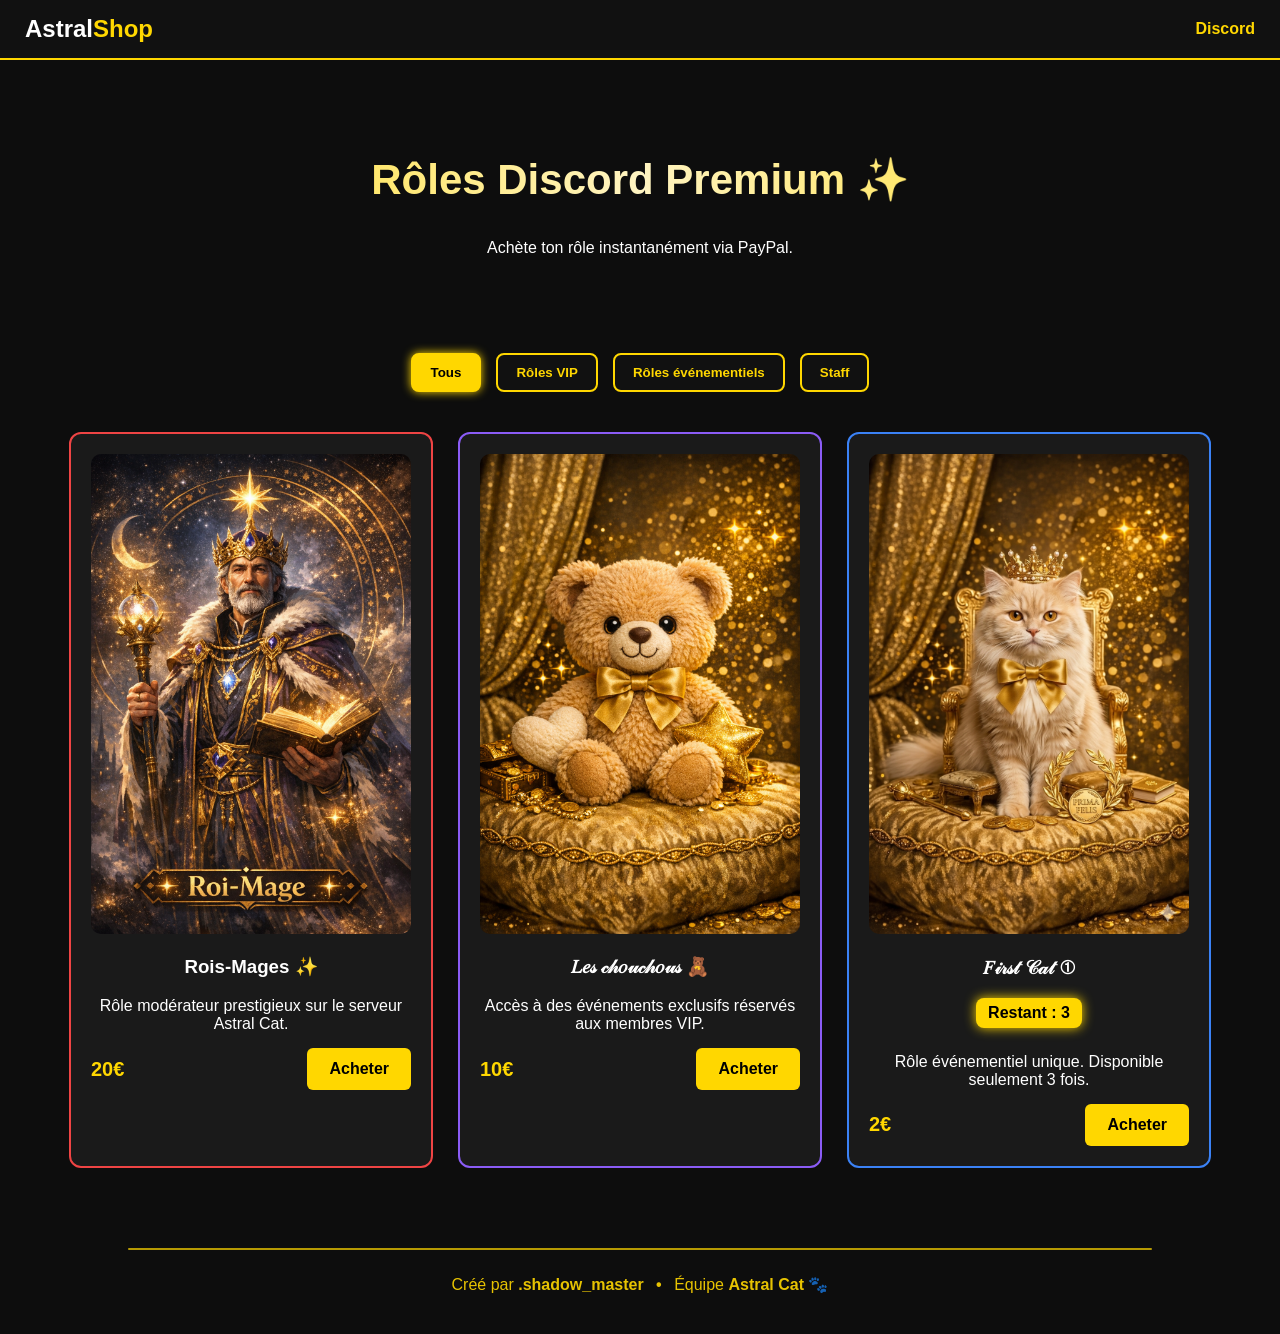
<file: index.html>
<!DOCTYPE html>
<html lang="fr">
<head>
  <meta charset="UTF-8">
  <title>Astral Shop - Rôles Discord</title>
  <meta name="viewport" content="width=device-width, initial-scale=1">

  <link rel="icon" type="image/jpg" href="image.jpg">
  <link rel="stylesheet" href="style.css">
</head>
<body>

<!-- ⭐ PARTICULES D'OR ⭐ -->
<div class="gold-particles">
  <span style="left:10%; animation-delay:0s;"></span>
  <span style="left:25%; animation-delay:1s;"></span>
  <span style="left:40%; animation-delay:2s;"></span>
  <span style="left:60%; animation-delay:1.5s;"></span>
  <span style="left:75%; animation-delay:0.5s;"></span>
  <span style="left:90%; animation-delay:2.5s;"></span>
</div>

<header class="topbar">
  <div class="logo">Astral<span>Shop</span></div>

  <nav class="nav">
    <a href="https://discord.gg/akEXaWzhFx" target="_blank">Discord</a>
  </nav>
</header>

<main>

  <section class="hero">
    <div class="hero-text">
      <h1 class="hero-title-anim">Rôles Discord Premium ✨</h1>
      <p>Achète ton rôle instantanément via PayPal.</p>
    </div>
  </section>

  <!-- ⭐⭐ CATÉGORIES ⭐⭐ -->
  <section class="categories">
    <button class="cat-btn active active-all" data-category="all">Tous</button>
    <button class="cat-btn" data-category="vip">Rôles VIP</button>
    <button class="cat-btn" data-category="event">Rôles événementiels</button>
    <button class="cat-btn" data-category="staff">Staff</button>
  </section>

  <section id="products" class="section">
    <div class="products-grid">

      <!-- ⭐ STAFF : ROIS-MAGES -->
      <article class="product-card" data-category="staff">
        <div class="product-image">
          <img src="roi_mage.jpg" alt="Rôle Rois-Mages">
        </div>

        <h3>Rois-Mages ✨</h3>
        <p class="product-desc">
          Rôle modérateur prestigieux sur le serveur Astral Cat.
        </p>

        <div class="product-footer">
          <span class="price">20€</span>
          <a href="https://www.paypal.com/cgi-bin/webscr?cmd=_xclick&business=lucas.mathieupro01@gmail.com&item_name=Rois-Mages%20%E2%9C%A8&amount=20&currency_code=EUR&return=https://astralcatpay.github.io/astral-shop/merci.html?role=roi_mage" 
             class="btn-primary">
            Acheter
          </a>
        </div>
      </article>

      <!-- ⭐ VIP : Les chouchous -->
      <article class="product-card" data-category="vip">
        <div class="product-image">
          <img src="nounours.jpg" alt="Les chouchous">
        </div>

        <h3>𝐿𝑒𝓈 𝒸𝒽𝑜𝓊𝒸𝒽𝑜𝓊𝓈 🧸</h3>
        <p class="product-desc">
          Accès à des événements exclusifs réservés aux membres VIP.
        </p>

        <div class="product-footer">
          <span class="price">10€</span>
          <a href="https://www.paypal.com/cgi-bin/webscr?cmd=_xclick&business=lucas.mathieupro01@gmail.com&item_name=Les%20Chouchous&amount=10&currency_code=EUR&return=https://astralcatpay.github.io/astral-shop/merci.html?role=chouchou" 
             class="btn-primary">
            Acheter
          </a>
        </div>
      </article>

      <!-- ⭐ ÉVÉNEMENTIEL : First Cat -->
      <article class="product-card" data-category="event">
        <div class="product-image">
          <img src="chat.jpg" alt="First Cat">
        </div>

        <h3>𝐹𝒾𝓇𝓈𝓉 𝒞𝒶𝓉 ①</h3>

        <span class="stock-badge" id="firstcat-stock">Restant : 3</span>

        <p class="product-desc">
          Rôle événementiel unique. Disponible seulement 3 fois.
        </p>

        <div class="product-footer">
          <span class="price">2€</span>

          <a 
            href="https://www.paypal.com/cgi-bin/webscr?cmd=_xclick&business=lucas.mathieupro01@gmail.com&item_name=First%20Cat&amount=2&currency_code=EUR&return=https://astralcatpay.github.io/astral-shop/merci.html?role=firstcat"
            class="btn-primary limited-btn">
              Acheter
          </a>

        </div>
      </article>

    </div>
  </section>

</main>

<!-- ⭐ FOOTER PREMIUM ⭐ -->
<div class="footer-separator"></div>

<footer class="creator-footer">
    Créé par <strong>.shadow_master</strong>
    <span class="dot">•</span>
    Équipe <strong>Astral Cat</strong> 🐾
</footer>

<script src="script.js"></script>
</body>
</html>
</file>
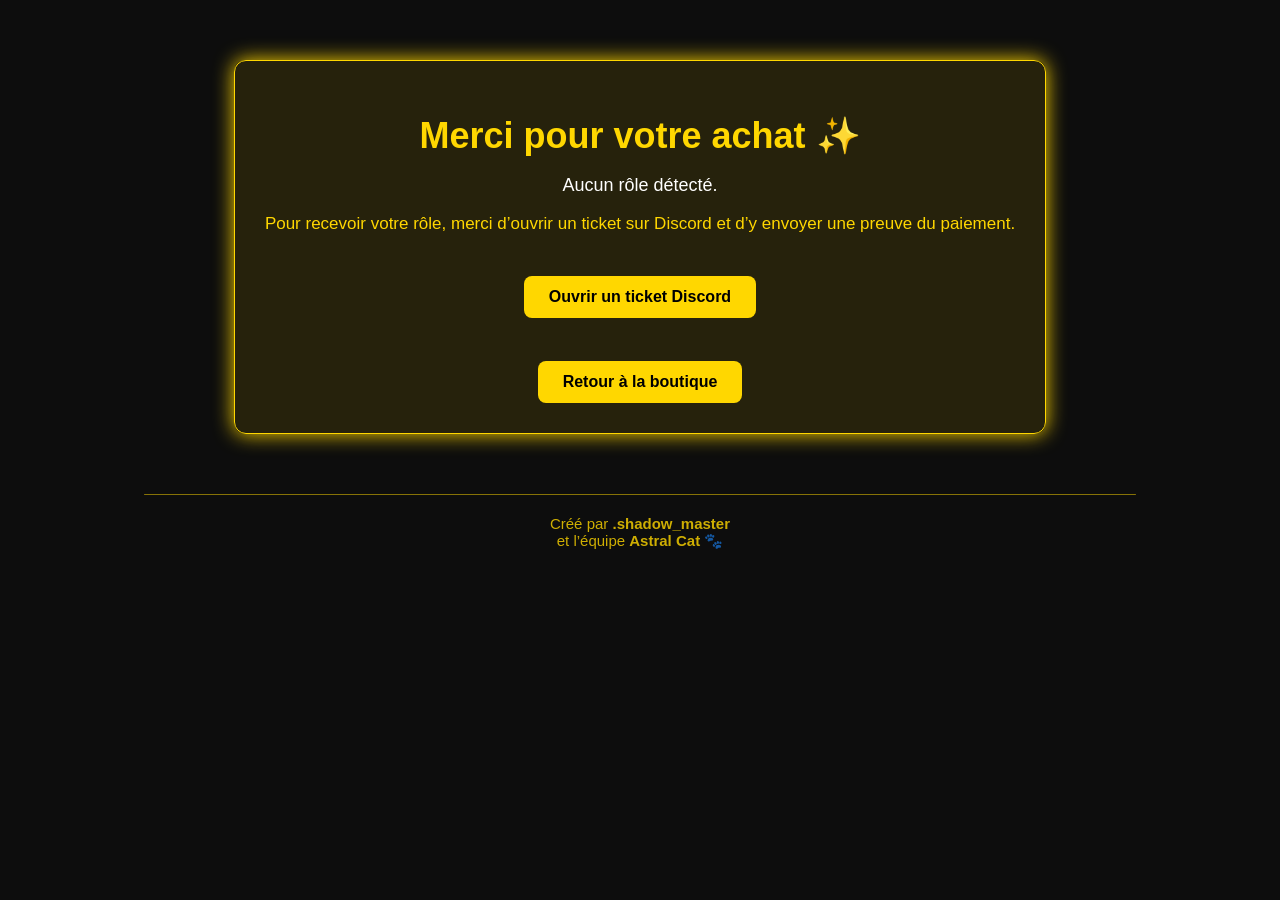
<file: merci.html>
<!DOCTYPE html>
<html lang="fr">
<head>
    <meta charset="UTF-8">
    <title>Merci pour votre achat ✨</title>
    <meta name="viewport" content="width=device-width, initial-scale=1">

    <link rel="icon" type="image/jpg" href="image.jpg">
    <link rel="stylesheet" href="style.css">

    <style>
        body {
            text-align: center;
            padding: 60px 20px;
        }
        .merci-box {
            background: rgba(255, 215, 0, 0.1);
            border: 1px solid gold;
            padding: 30px;
            border-radius: 12px;
            display: inline-block;
            box-shadow: 0 0 20px gold;
            animation: fadeIn 1s ease-out;
        }
        h1 {
            color: gold;
            font-size: 36px;
            margin-bottom: 10px;
        }
        p {
            color: white;
            font-size: 18px;
        }
        a.btn {
            display: inline-block;
            margin-top: 25px;
            padding: 12px 25px;
            background: gold;
            color: black;
            font-weight: bold;
            border-radius: 8px;
            text-decoration: none;
            transition: 0.3s;
        }
        a.btn:hover {
            transform: translateY(-3px);
            box-shadow: 0 0 15px gold;
        }

        /* Ligne + footer */
        .footer-separator {
            width: 80%;
            height: 1px;
            background: gold;
            margin: 60px auto 20px auto;
            opacity: 0.5;
        }
        .creator-footer {
            text-align: center;
            font-size: 15px;
            color: gold;
            opacity: 0.8;
        }
    </style>
</head>
<body>

<div class="merci-box">
    <h1>Merci pour votre achat ✨</h1>

    <p id="message">Traitement en cours...</p>

    <p style="margin-top:15px; font-size:17px; color:gold;">
        Pour recevoir votre rôle, merci d’ouvrir un ticket sur Discord  
        et d’y envoyer une preuve du paiement.
    </p>

    <a href="https://discord.gg/akEXaWzhFx" class="btn" target="_blank">Ouvrir un ticket Discord</a>

    <br><br>

    <a href="https://astralcatpay.github.io/astral-shop" class="btn">Retour à la boutique</a>
</div>

<!-- LIGNE DE SÉPARATION -->
<div class="footer-separator"></div>

<!-- FOOTER CRÉATEUR -->
<div class="creator-footer">
    Créé par <strong>.shadow_master</strong><br>
    et l’équipe <strong>Astral Cat</strong> 🐾
</div>

<script>
document.addEventListener("DOMContentLoaded", () => {

    const params = new URLSearchParams(window.location.search);
    const role = params.get("role");

    const msg = document.getElementById("message");

    if (!role) {
        msg.textContent = "Aucun rôle détecté.";
        return;
    }

    const messages = {
        "roi_mage": "Tu es maintenant un membre des Rois-Mages ✨",
        "chouchou": "Bienvenue parmi Les Chouchous 🧸",
        "firstcat": "Tu viens d'obtenir le rôle First Cat ① !"
    };

    msg.textContent = messages[role] || "Merci pour ton achat !";

    // DÉCRÉMENTATION FIRST CAT
    if (role === "firstcat") {
        if (!localStorage.getItem("firstcat_paid")) {
            let count = parseInt(localStorage.getItem("buy_firstcat")) || 0;
            count++;
            localStorage.setItem("buy_firstcat", count);
            localStorage.setItem("firstcat_paid", "yes");
        }
    }

});
</script>

</body>
</html>
</file>
<file: style.css>
/* ===========================
   BASE
=========================== */
body {
    background: #0d0d0d;
    color: white;
    font-family: Arial, sans-serif;
    margin: 0;
    padding: 0;
    text-align: center;
}

/* ===========================
   HEADER
=========================== */
.topbar {
    display: flex;
    justify-content: space-between;
    align-items: center;
    padding: 15px 25px;
    background: #111;
    border-bottom: 2px solid gold;
    position: relative;
    z-index: 5;
}

.logo {
    font-size: 24px;
    font-weight: bold;
}

.logo span {
    color: gold;
}

.nav a {
    color: gold;
    text-decoration: none;
    font-weight: bold;
}

/* ===========================
   HERO
=========================== */
.hero {
    padding: 60px 20px;
}

.hero-title-anim {
    font-size: 42px;
    font-weight: bold;
    background: linear-gradient(90deg, gold, #fff4c2, gold);
    -webkit-background-clip: text;
    color: transparent;
    animation: heroGlow 3s ease-in-out infinite, heroFloat 4s ease-in-out infinite;
}

@keyframes heroGlow {
    0% { text-shadow: 0 0 10px gold; }
    50% { text-shadow: 0 0 25px gold; }
    100% { text-shadow: 0 0 10px gold; }
}

@keyframes heroFloat {
    0% { transform: translateY(0px); }
    50% { transform: translateY(-6px); }
    100% { transform: translateY(0px); }
}

/* ===========================
   CATÉGORIES
=========================== */
.categories {
    margin: 20px 0;
    display: flex;
    justify-content: center;
    gap: 15px;
}

.cat-btn {
    background: #111;
    border: 2px solid gold;
    color: gold;
    padding: 10px 18px;
    border-radius: 8px;
    cursor: pointer;
    font-weight: bold;
    transition: 0.3s;
}

.cat-btn:hover {
    background: gold;
    color: black;
}

/* ⭐ COULEURS PAR CATÉGORIE (OPERA SAFE) ⭐ */
.active-vip {
    background: #8b5cf6 !important;
    box-shadow: 0 0 10px #8b5cf6 !important;
}

.active-event {
    background: #3b82f6 !important;
    box-shadow: 0 0 10px #3b82f6 !important;
}

.active-staff {
    background: #ef4444 !important;
    box-shadow: 0 0 10px #ef4444 !important;
}

.active-all {
    background: gold !important;
    color: black !important;
    box-shadow: 0 0 10px gold !important;
}

/* ===========================
   PRODUITS
=========================== */
.products-grid {
    display: flex;
    justify-content: center;
    flex-wrap: wrap;
    gap: 25px;
    padding: 20px;
}

.product-card {
    background: #1a1a1a;
    width: 320px;
    padding: 20px;
    border-radius: 12px;
    border: 2px solid gold;
    transition: transform 0.3s ease, box-shadow 0.3s ease;
    opacity: 0;
    animation: fadeIn 1.2s forwards ease-out;
    position: relative;
    z-index: 3;
}

.product-card:hover {
    transform: translateY(-8px);
    box-shadow: 0 0 25px gold;
}

.product-image img {
    width: 100%;
    border-radius: 10px;
    animation: goldGlow 3s infinite ease-in-out;
}

@keyframes goldGlow {
    0% { box-shadow: 0 0 10px gold; }
    50% { box-shadow: 0 0 25px gold; }
    100% { box-shadow: 0 0 10px gold; }
}

.product-desc {
    margin: 15px 0;
}

.product-footer {
    display: flex;
    justify-content: space-between;
    align-items: center;
}

.price {
    font-size: 20px;
    font-weight: bold;
    color: gold;
}

/* Bordures selon catégorie */
.product-card[data-category="vip"] { border-color: #8b5cf6; }
.product-card[data-category="event"] { border-color: #3b82f6; }
.product-card[data-category="staff"] { border-color: #ef4444; }

/* ===========================
   BADGE STOCK
=========================== */
.stock-badge {
    display: inline-block;
    background: gold;
    color: black;
    padding: 6px 12px;
    border-radius: 8px;
    font-weight: bold;
    margin-bottom: 10px;
    box-shadow: 0 0 12px gold;
    animation: goldGlow 3s infinite ease-in-out;
    font-size: 16px;
}

/* ===========================
   BOUTONS
=========================== */
.btn-primary {
    background: gold;
    color: black;
    padding: 12px 22px;
    border-radius: 6px;
    text-decoration: none;
    font-weight: bold;
    transition: transform 0.25s ease, box-shadow 0.25s ease;
}

.btn-primary:hover {
    transform: translateY(-5px);
    box-shadow: 0 0 20px gold;
}

/* ===========================
   PARTICULES D'OR
=========================== */
.gold-particles {
    position: fixed;
    top: 0;
    left: 0;
    width: 100%;
    height: 100%;
    pointer-events: none;
    overflow: hidden;
    z-index: 1;
}

.gold-particles span {
    position: absolute;
    width: 6px;
    height: 6px;
    background: gold;
    border-radius: 50%;
    opacity: 0.8;
    animation: floatUp 6s linear infinite;
    filter: blur(1px);
}

@keyframes floatUp {
    0% { transform: translateY(100vh); opacity: 0; }
    20% { opacity: 1; }
    100% { transform: translateY(-10vh); opacity: 0; }
}

/* ===========================
   FOOTER PREMIUM
=========================== */
.footer-separator {
    width: 80%;
    height: 2px;
    background: gold;
    margin: 60px auto 25px auto;
    opacity: 0.7;
    border-radius: 2px;
    position: relative;
    z-index: 5;
}

.creator-footer {
    text-align: center;
    font-size: 16px;
    color: gold;
    opacity: 0.9;
    margin-bottom: 40px;
    position: relative;
    z-index: 5;
}

.creator-footer .dot {
    margin: 0 8px;
    color: gold;
    font-weight: bold;
}

/* ===========================
   ANIMATIONS
=========================== */
@keyframes fadeIn {
    from { opacity: 0; transform: translateY(10px); }
    to { opacity: 1; transform: translateY(0); }
}
</file>
